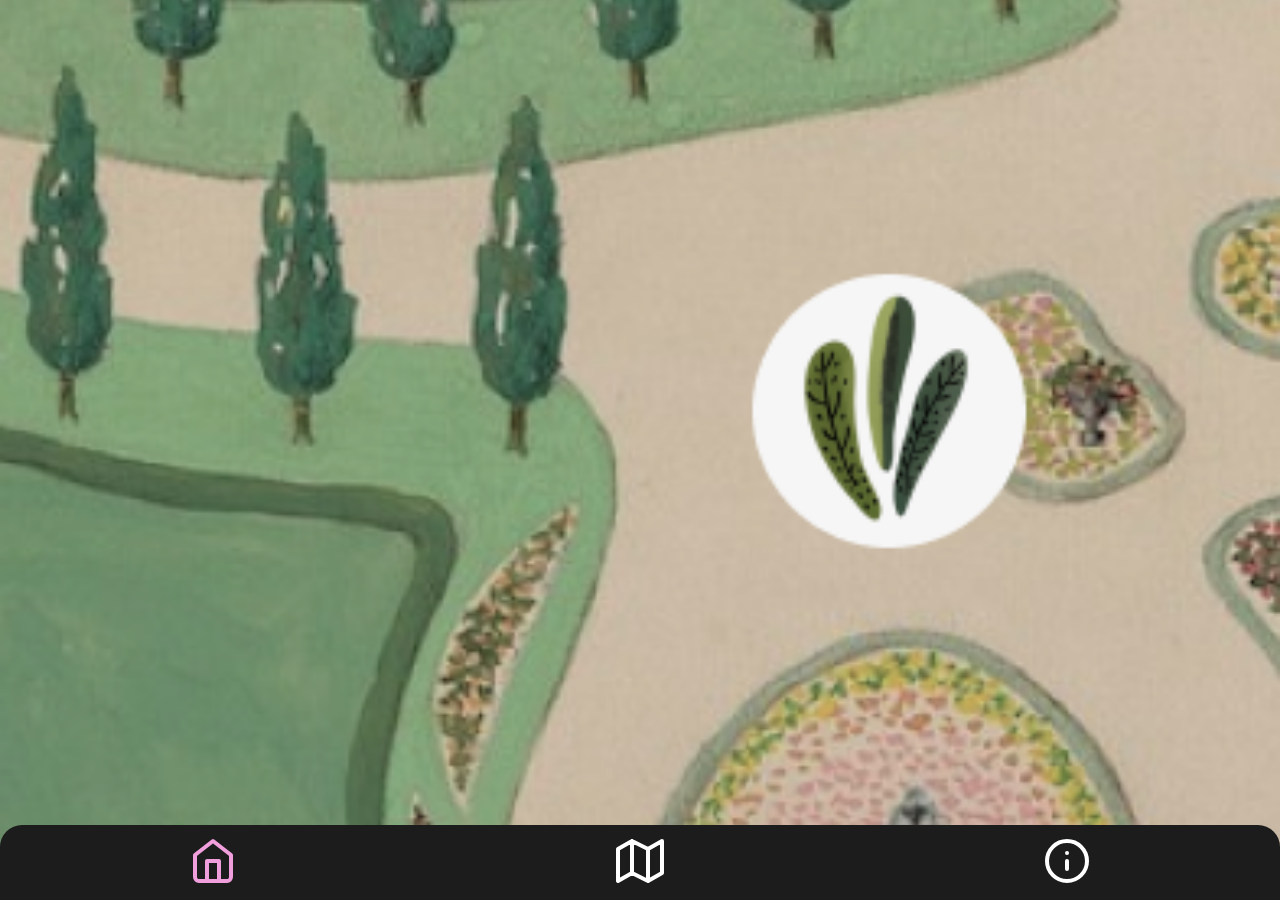
<file: proto-final/index.html>
<!DOCTYPE html>
<html lang="fr">

    <head>
        <meta charset="UTF-8">
        <meta name="viewport" content="width=device-width, initial-scale=1.0">
        <title>Proto final</title>
        <link rel="stylesheet" href="style.css">
        <!-- Link Swiper's CSS -->
        <link rel="stylesheet" href="https://cdn.jsdelivr.net/npm/swiper@11/swiper-bundle.min.css" />

        <style>
            body {
                background: url(images/home.png) no-repeat center center fixed;
                background-size: cover;
                width: 100%;
                height: 100vh;
                display: grid;
                place-items: center;
            }
        </style>
    </head>

    <body>




        <div class="menu">
            <div class="menu1">
                <a href="index.html"> <img src="images/Home2.svg" alt=""></a>
            </div>
            <div class="menu2">
                <a href="plantes-ar.html"> <img src="images/Map.svg" alt=""></a>
            </div>
            <div class="menu3">
                <a href="info.html"> <img src="images/Info.svg" alt=""></a>
            </div>
        </div>




    </body>

</html>
</file>
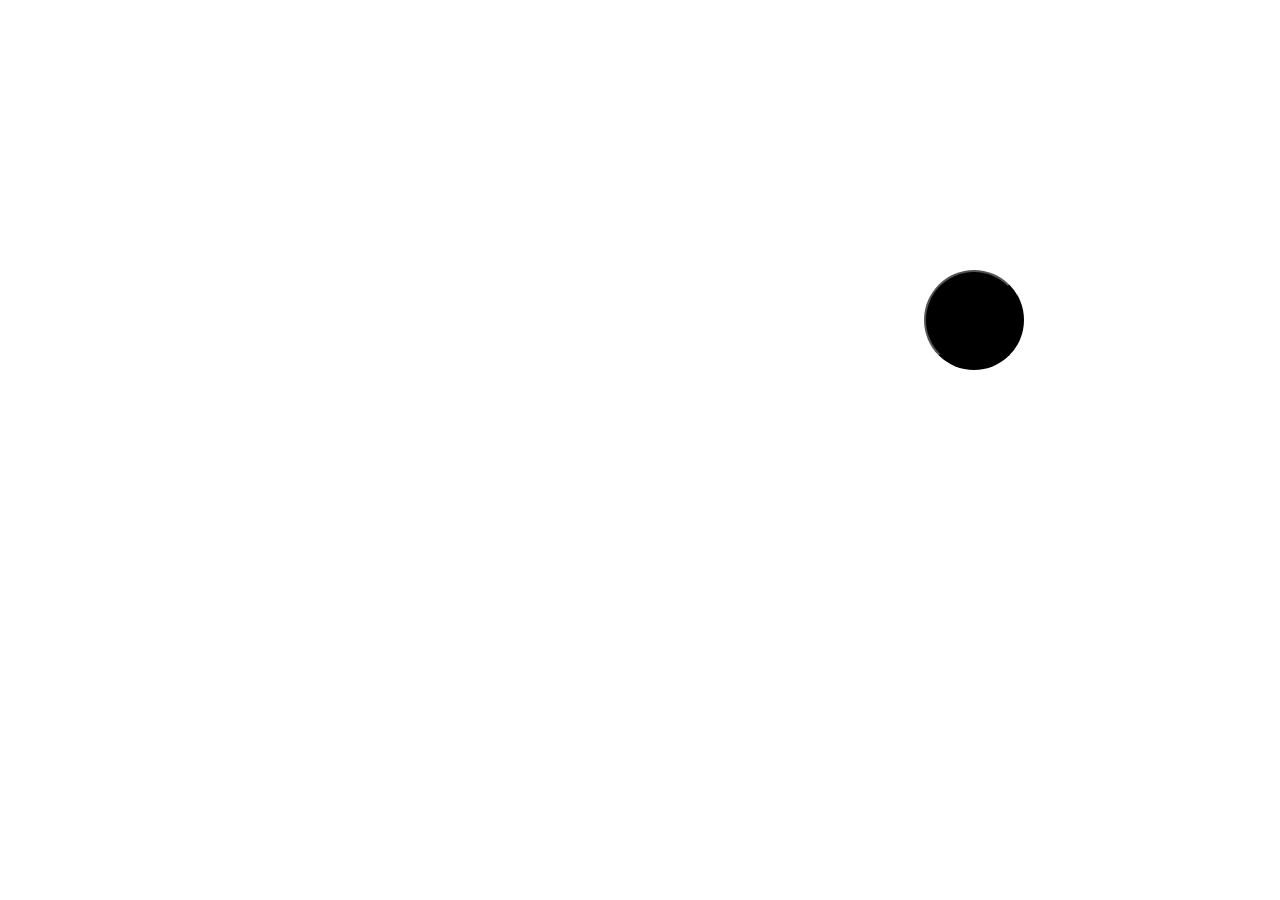
<file: modal.html>
<!DOCTYPE html>
<html lang="fr">

    <head>
        <meta charset="UTF-8" />
        <meta name="viewport" content="width=device-width, initial-scale=1.0">
        <style>
            body {
                overflow: hidden;
                margin: 0;
                padding: 0;
            }

            #cercle {
                background-color: black;
                width: 100px;
                height: 100px;
                border-radius: 50%;
                position: absolute;
                right: 20%;
                top: 30%;
                cursor: pointer;
            }

            #wrapper {
                width: 100%;
                height: 100vh;
                display: grid;
                place-items: center;
                background: none;
            }

            #modal {
                background-color: orange;
                width: 300px;
                height: 200px;
                border-radius: 20px;
                display: none;
            }

            .move {
                animation: slide-top 0.8s cubic-bezier(0.250, 0.460, 0.450, 0.940) both;
            }

            @keyframes slide-top {
                0% {
                    transform: translateY(1900px);
                }

                100% {
                    transform: translateY(0);
                }
            }
        </style>
    </head>

    <body>

        <button id="cercle">Try it</button>

        <div id="wrapper">
            <div id="modal"></div>
        </div>

        <script>
            document.getElementById("cercle").addEventListener("click", myFunction);

            function myFunction() {
                var element = document.getElementById("modal");
                // Force l'affichage en block
                element.style.display = 'block';
                // Puis ajoute la classe move pour l'animation
                element.classList.add("move");
            }
        </script>

    </body>

</html>
</file>
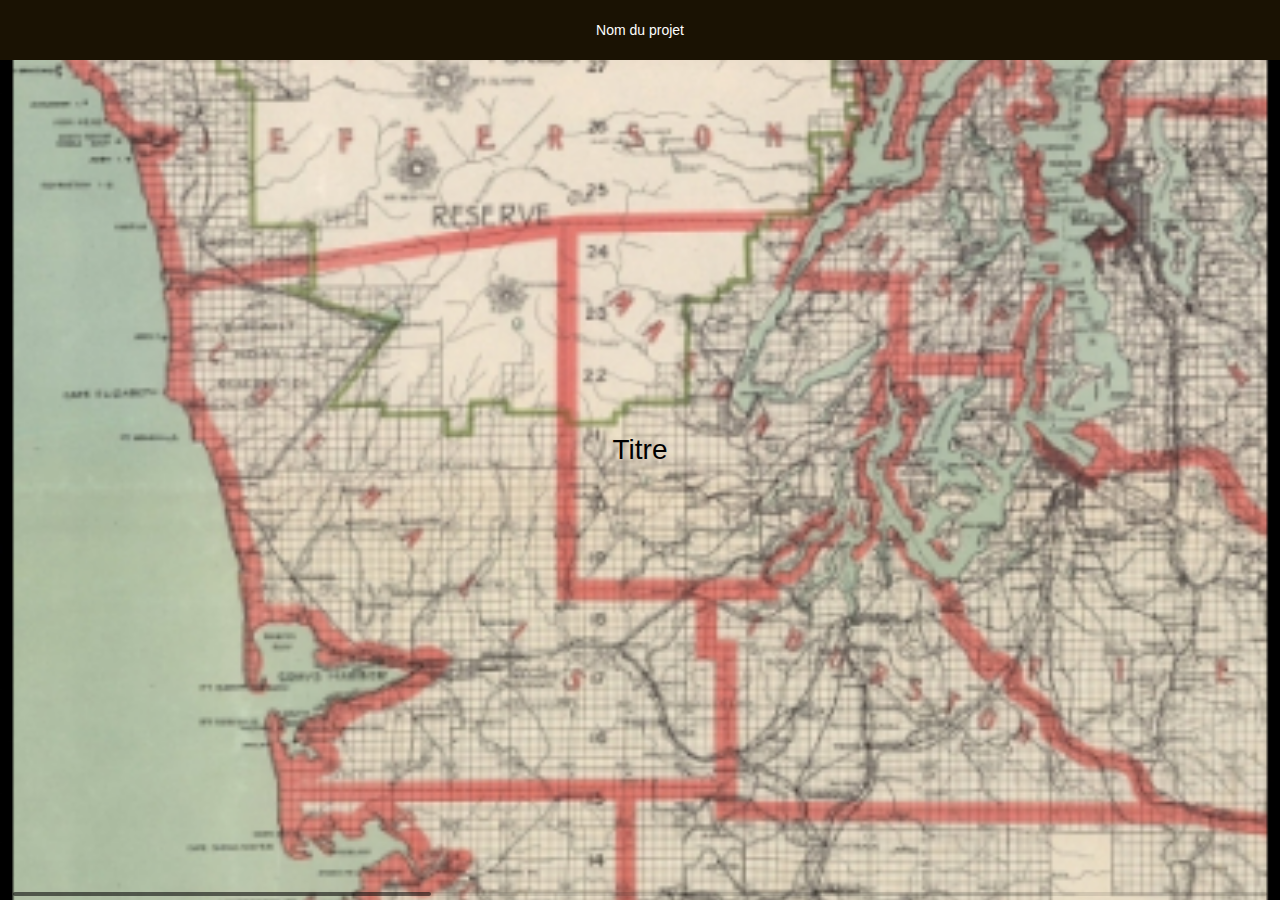
<file: slides01.html>
<!DOCTYPE html>
<html lang="en">

    <head>
        <meta charset="UTF-8">
        <meta name="viewport" content="width=device-width, initial-scale=1.0">
        <title>Slides navigation</title>

        <!-- Link Swiper's CSS -->
        <link rel="stylesheet" href="https://cdn.jsdelivr.net/npm/swiper@11/swiper-bundle.min.css" />
    </head>

    <style>
        html,
        body {
            position: relative;
            height: 100%;
        }

        body {
            background: #eee;
            font-family: Helvetica Neue, Helvetica, Arial, sans-serif;
            font-size: 14px;
            color: #000;
            margin: 0;
            padding: 0;
        }

        .swiper {
            width: 100%;
            height: 100%;
        }

        .swiper-slide {
            text-align: center;
            font-size: 28px;
            background: #fff;
            display: flex;
            justify-content: center;
            align-items: center;
        }

        .swiper-slide p {
            position: absolute;
        }

        .swiper-slide img {
            display: block;
            width: 100%;
            height: 100%;
            object-fit: cover;

        }

        header {
            width: 100%;
            height: 60px;
            background: #1a1203;
            position: absolute;
            z-index: 10;
            display: grid;
        }

        header p {
            color: white;
            margin: 0;
            justify-self: center;
            align-self: center;
        }
    </style>

    <body>

        <header>
            <p>Nom du projet</p>
        </header>

        <!-- Swiper -->
        <div class="swiper mySwiper">
            <div class="swiper-wrapper">

                <div class="swiper-slide">
                    <p>Titre</p>
                    <img src="images/map01.jpg" alt="" srcset="">
                </div>

                <div class="swiper-slide">
                    <img src="images/map02.png" alt="" srcset="">
                </div>

                <div class="swiper-slide">
                    <img src="images/map03.png" alt="" srcset="">
                </div>

            </div>

            <!-- If we need scrollbar -->
            <div class="swiper-scrollbar"></div>
        </div>


        <!-- Swiper JS -->
        <script src="https://cdn.jsdelivr.net/npm/swiper@11/swiper-bundle.min.js"></script>

        <!-- Initialize Swiper -->
        <script>
            const swiper = new Swiper('.swiper', {
                // Optional parameters
                direction: 'horizontal',
                loop: true,

                // And if we need scrollbar
                scrollbar: {
                    el: '.swiper-scrollbar',
                },
            });
        </script>

    </body>

</html>
</file>
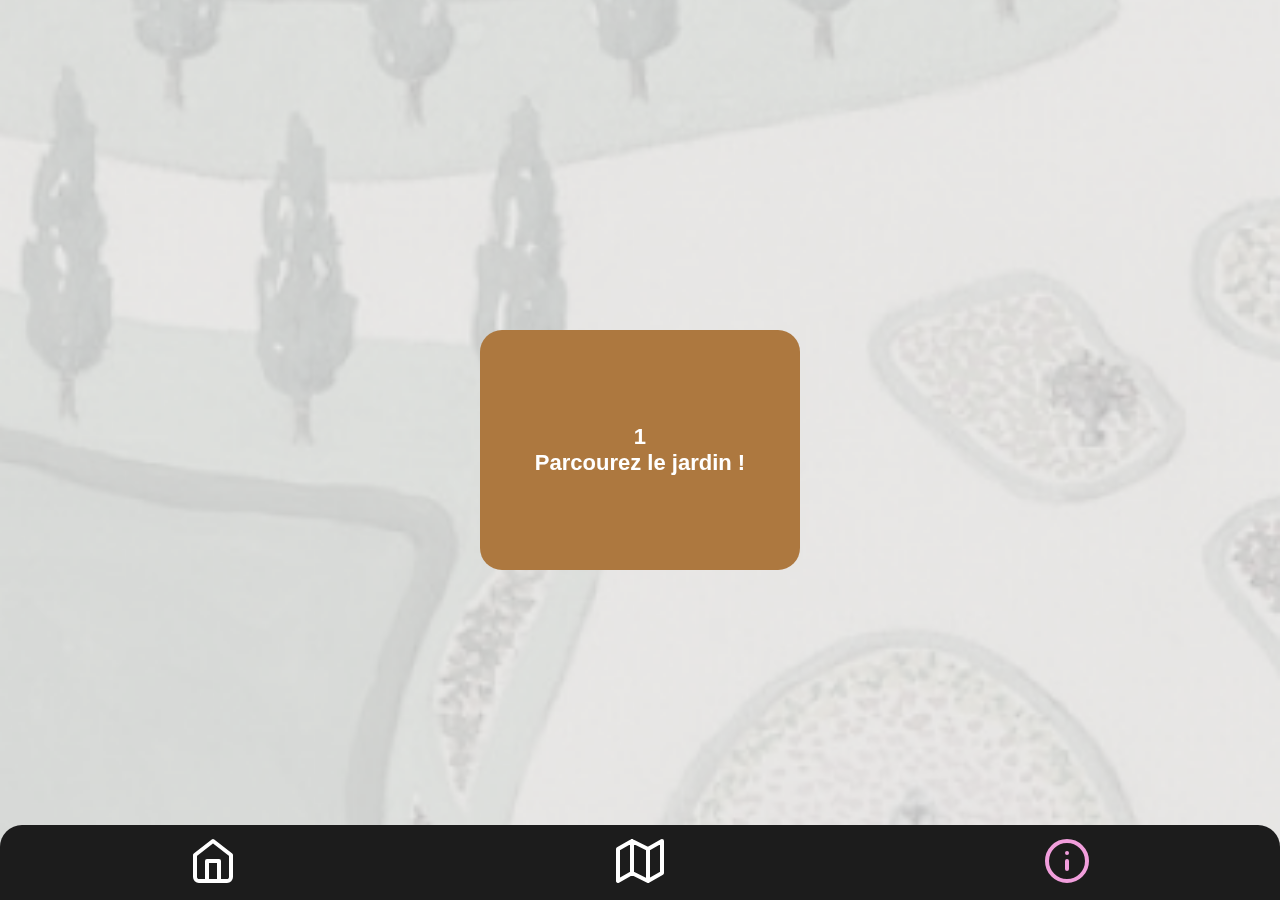
<file: proto-final/info.html>
<!DOCTYPE html>
<html lang="fr">

    <head>
        <meta charset="UTF-8">
        <meta name="viewport" content="width=device-width, initial-scale=1.0">
        <title>Proto final</title>
        <link rel="stylesheet" href="style.css">
        <!-- Link Swiper's CSS -->
        <link rel="stylesheet" href="https://cdn.jsdelivr.net/npm/swiper@11/swiper-bundle.min.css" />

        <style>
            body {
                background: url(images/bg-home.png) no-repeat center center fixed;
                background-size: cover;
                width: 100%;
                height: 100vh;
                display: grid;
                place-items: center;
            }

            .swiper {
                margin: 100px auto;
                width: 320px;
                height: 240px;
                font-family: Arial, Helvetica, sans-serif;
            }

            .swiper-slide {
                display: flex;
                align-items: center;
                justify-content: center;
                font-size: 22px;
                font-weight: bold;
                color: #fff;
                border-radius: 22px;
                text-align: center;
                background-color: #ad783f;
            }

            /* .swiper-slide:nth-child(1n) {
                background-color: rgb(34, 131, 7);
            }

            .swiper-slide:nth-child(2n) {
                background-color: rgb(0, 140, 255);
            }

            .swiper-slide:nth-child(3n) {
                background-color: rgb(10, 184, 111);
            }

            .swiper-slide:nth-child(4n) {
                background-color: rgb(211, 122, 7);
            } */
        </style>
    </head>

    <body>

        <div class="swiper mySwiper2">
            <div class="swiper-wrapper">
                <div class="swiper-slide">1<br>Parcourez le jardin !
                </div>
                <div class="swiper-slide">2<br>Trouvez la plante !</div>
                <div class="swiper-slide">3<br>Cherchez la cible !</div>
                <div class="swiper-slide">4<br>Et découvrez la surprise en RA !</div>
            </div>
        </div>



        <div class="menu">
            <div class="menu1">
                <a href="index.html"> <img src="images/Home.svg" alt=""></a>
            </div>
            <div class="menu2">
                <a href="plantes-ar.html"> <img src="images/Map.svg" alt=""></a>
            </div>
            <div class="menu3">
                <a href="info.html"> <img src="images/Info2.svg" alt=""></a>
            </div>
        </div>


        <!-- Swiper JS -->
        <script src="https://cdn.jsdelivr.net/npm/swiper@11/swiper-bundle.min.js"></script>

        <script>
            var swiper2 = new Swiper(".mySwiper2", {
                grabCursor: true,
                effect: "creative",
                creativeEffect: {
                    prev: {
                        shadow: true,
                        translate: ["-120%", 0, -500],
                    },
                    next: {
                        shadow: true,
                        translate: ["120%", 0, -500],
                    },
                },
            });
        </script>

    </body>

</html>
</file>
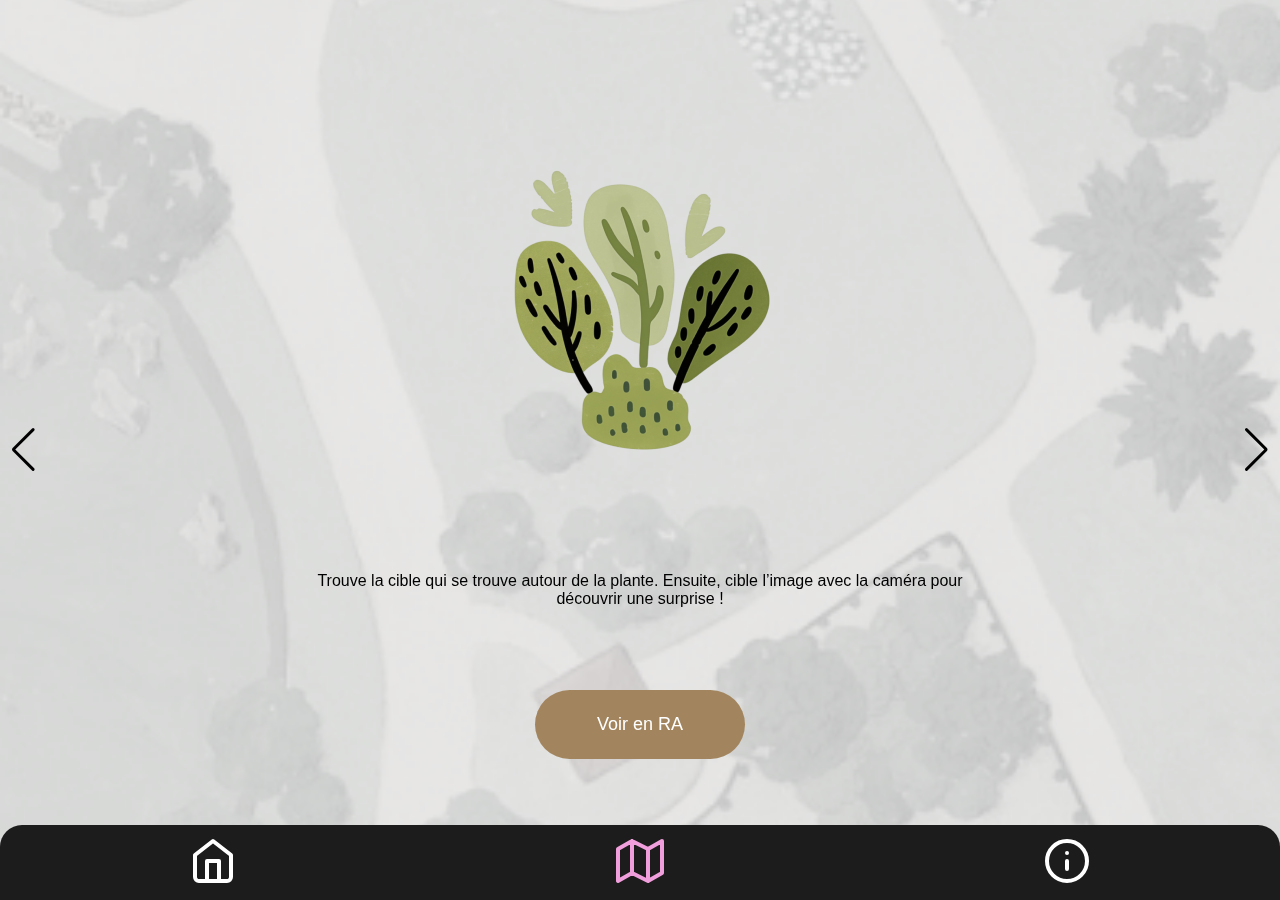
<file: proto-final/plantes-ar.html>
<!DOCTYPE html>
<html lang="fr">

    <head>
        <meta charset="UTF-8">
        <meta name="viewport" content="width=device-width, initial-scale=1.0">
        <title>Proto final</title>
        <link rel="stylesheet" href="style.css">
        <!-- Link Swiper's CSS -->
        <link rel="stylesheet" href="https://cdn.jsdelivr.net/npm/swiper@11/swiper-bundle.min.css" />

        <link rel="stylesheet" href="https://cdnjs.cloudflare.com/ajax/libs/animate.css/4.1.1/animate.min.css" />

        <style>
            .swiper {
                width: 100%;
                height: 100%;
                background: url(images/bg-plantes.png) no-repeat center center fixed;
                background-size: cover;
            }

            .swiper-slide {
                text-align: center;
                font-size: 18px;
                display: flex;
                justify-content: center;
                align-items: center;
            }

            :root {
                --swiper-navigation-color: rgb(0, 0, 0);
                --swiper-pagination-color: rgb(0, 0, 0);
            }
        </style>

    </head>

    <body>


        <div class="swiper mySwiper">
            <div class="swiper-wrapper">
                <div class="swiper-slide">
                    <div class="parent">
                        <div class="div1"> <img src="images/plante1.png" alt=""></div>
                        <div class="div2">
                            <p class="infos">Trouve la cible qui se trouve autour de la plante. Ensuite, cible l’image
                                avec la caméra
                                pour découvrir une surprise !</p>
                        </div>
                        <div class="div3">
                            <a href="cibles-plantes.html" class="myButton"> Voir en RA</a>
                        </div>
                    </div>

                </div>
                <div class="swiper-slide">
                    <div class="parent">
                        <div class="div1"> <img src="images/plante2.png" alt=""></div>
                        <div class="div2">
                            <p class="infos">Trouve la cible qui se trouve autour de la plante. Ensuite, cible l’image
                                avec la caméra
                                pour découvrir une surprise !</p>
                        </div>
                        <div class="div3">
                            <a href="cibles-plantes.html" class="myButton"> Voir en RA</a>
                        </div>
                    </div>
                </div>
                <div class="swiper-slide">
                    <div class="parent">
                        <div class="div1"> <img src="images/plante3.png" alt=""></div>
                        <div class="div2">
                            <p class="infos">Trouve la cible qui se trouve autour de la plante. Ensuite, cible l’image
                                avec la caméra
                                pour découvrir une surprise !</p>
                        </div>
                        <div class="div3">
                            <a href="cibles-plantes.html" class="myButton"> Voir en RA</a>
                        </div>
                    </div>
                </div>
            </div>
            <div class="swiper-button-next"></div>
            <div class="swiper-button-prev"></div>
        </div>


        <div class="menu">
            <div class="menu1">
                <a href="index.html"> <img src="images/Home.svg" alt=""></a>
            </div>
            <div class="menu2">
                <a href="plantes-ar.html"> <img src="images/Map2.svg" alt=""></a>
            </div>
            <div class="menu3">
                <a href="info.html"> <img src="images/Info.svg" alt=""></a>
            </div>
        </div>



        <!-- Swiper JS -->
        <script src="https://cdn.jsdelivr.net/npm/swiper@11/swiper-bundle.min.js"></script>

        <!-- Initialize Swiper -->
        <script>
            var swiper = new Swiper(".mySwiper", {
                loop: true,
                navigation: {
                    nextEl: ".swiper-button-next",
                    prevEl: ".swiper-button-prev",
                },
                on: {
                    slideChangeTransitionStart: function () {

                        document.querySelectorAll('.div1').forEach(div => {
                            div.classList.remove('animate__animated', 'animate__bounce');
                        });
                    },
                    slideChangeTransitionEnd: function () {
                        // Ajouter les classes d'animation uniquement à l'image active
                        const activeSlide = document.querySelector('.swiper-slide-active .div1');
                        if (activeSlide) {
                            activeSlide.classList.add('animate__animated', 'animate__bounce');
                        }
                    },
                    init: function () {
                        // Animer la première slide au chargement initial
                        const firstSlide = document.querySelector('.swiper-slide-active .div1');
                        if (firstSlide) {
                            firstSlide.classList.add('animate__animated', 'animate__bounce');
                        }
                    }
                }
            });
        </script>

    </body>

</html>
</file>
<file: proto-final/style.css>
* {
    margin: 0;
}

body {
    width: 100%;
    height: 100vh;
    font-family: Arial,
        Helvetica,
        sans-serif;
}

/*bottom nav*/

.menu {
    position: fixed;
    z-index: 10;
    bottom: 0;
    width: 100%;
    background-color: #1C1C1C;
    display: grid;
    grid-template-columns: repeat(3, 1fr);
    grid-template-rows: 75px;
    place-items: center;
    border-radius: 22px 22px 0 0;
}

.menu1 {
    grid-area: 1 / 1 / 2 / 2;
}

.menu2 {
    grid-area: 1 / 2 / 2 / 3;
}

.menu3 {
    grid-area: 1 / 3 / 2 / 4;
}


/*layout swiper pages*/


.parent {
    width: 100%;
    height: 100vh;
    display: grid;
    place-items: center;
    grid-template-columns: 1fr;
    grid-template-rows: 0.7fr repeat(2, 0.1fr);
}

.div1 {
    grid-area: 1 / 1 / 2 / 2;
    /* place-self: center; */
    align-self: end;
}

.div2 {
    grid-area: 2 / 1 / 3 / 2;
}

.div3 {
    grid-area: 3 / 1 / 4 / 2;
}


.infos {
    font-size: 16px;
    padding: 10%;
}

.myButton {
    background-color: #a2855e;
    border-radius: 42px;
    display: inline-block;
    cursor: pointer;
    color: #ffffff;
    font-family: Arial;
    font-size: 18px;
    padding: 24px 62px;
    text-decoration: none;
}

.myButton:hover {
    background-color: #5cbf2a;
}

.myButton:active {
    position: relative;
    top: 1px;
}
</file>
